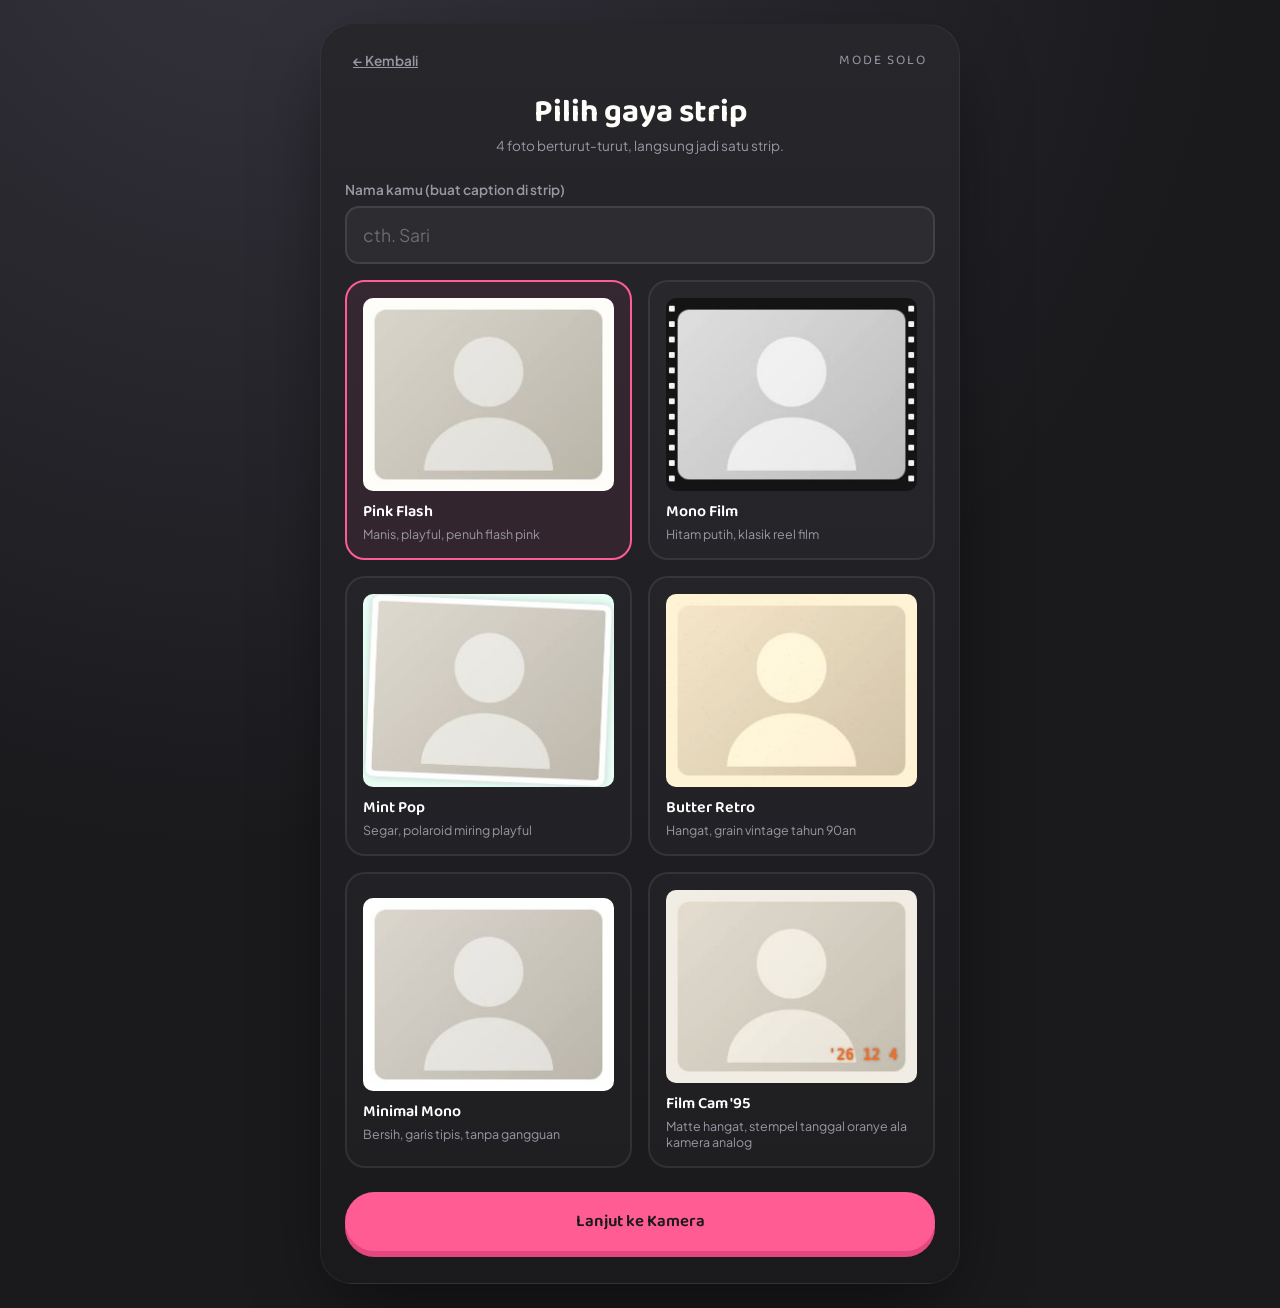
<file: solo.html>
<!DOCTYPE html>
<html lang="id">
<head>
  <meta charset="UTF-8" />
  <meta name="viewport" content="width=device-width, initial-scale=1.0" />
  <title>Mode Solo — PhotoBox</title>
  <link rel="stylesheet" href="css/tokens.css" />
  <link rel="stylesheet" href="css/base.css" />
  <link rel="stylesheet" href="css/components.css" />
  <link rel="stylesheet" href="css/solo.css" />
</head>
<body>
  <main class="kiosk kiosk--wide">
    <div class="kiosk__bezel">
      <a href="index.html" class="btn-ghost" style="padding:0;">← Kembali</a>
      <span class="kiosk__brand">Mode Solo</span>
    </div>

    <!-- SCREEN 1: pilih template -->
    <section id="screenTemplate" class="screen">
      <h2 class="screen__title">Pilih gaya strip</h2>
      <p class="screen__subtitle">4 foto berturut-turut, langsung jadi satu strip.</p>

<div class="field">
  <label for="soloNameInput">Nama kamu (buat caption di strip)</label>
  <input id="soloNameInput" type="text" placeholder="cth. Sari" maxlength="20" autocomplete="off" />
</div>

<div id="templateGrid" class="template-grid"></div>
      <button id="toCaptureBtn" class="btn btn-primary" style="margin-top:24px;">Lanjut ke Kamera</button>
    </section>

    <!-- SCREEN 2: kamera & countdown -->
    <section id="screenCapture" class="screen is-hidden">
      <h2 class="screen__title">Siap-siap!</h2>
      <div class="camera-frame">
        <video id="videoEl" playsinline muted></video>
        <div id="countdownOverlay" class="countdown is-hidden"></div>
        <div id="flashOverlay" class="flash-overlay"></div>
      </div>
      <div id="progressDots" class="progress-dots"></div>
      <p id="captureStatus" class="status-text">Kamera akan diminta izin akses.</p>
      <button id="startCaptureBtn" class="btn btn-primary">Mulai Ambil 4 Foto</button>
    </section>

    <!-- SCREEN 3: hasil -->
    <section id="screenResult" class="screen is-hidden">
      <h2 class="screen__title">Strip kamu jadi! 🎉</h2>
      <div id="resultWrap" class="result-wrap">
        <div class="spinner"></div>
      </div>
      <div class="result-actions">
        <button id="downloadBtn" class="btn btn-primary">Unduh ke Perangkat</button>
        <button id="printBtn" class="btn btn-secondary">Cetak Langsung</button>
        <button id="retryBtn" class="btn btn-ghost">Ulangi dari awal</button>
      </div>
    </section>
  </main>

  <div id="printArea" class="print-area"></div>

  <script src="js/templates.js"></script>
  <script src="js/camera.js"></script>
  <script src="js/compose.js"></script>
  <script type="module" src="js/solo.js"></script>
</body>
</html>
</file>
<file: css/tokens.css>
/* =========================================================
   PHOTOBOX — DESIGN TOKENS
   Tema: kios mesin photobooth ala Korea (Life4Cuts/Photoism)
   Bezel gelap + aksen flash pink, strip foto seperti kertas asli
   ========================================================= */

:root {
  /* --- Warna --- */
  --color-filmstrip-black: #1a1a1d;   /* body mesin / shell utama */
  --color-filmstrip-black-soft: #26262b;
  --color-flash-white: #fffdf9;       /* kertas / area foto */
  --color-booth-pink: #ff5c93;        /* aksen utama, tombol, flash */
  --color-booth-pink-deep: #e4477e;
  --color-mint-pop: #7fe7c4;          /* aksen sekunder */
  --color-butter-yellow: #ffd966;     /* aksen tersier, dipakai hemat */
  --color-warm-grey: #9a97a3;         /* teks sekunder di atas gelap */
  --color-ink: #2a2730;               /* teks utama di atas terang */

  /* --- Tipografi --- */
  --font-display: 'Baloo 2', 'Fredoka', system-ui, sans-serif;
  --font-body: 'Plus Jakarta Sans', -apple-system, BlinkMacSystemFont, sans-serif;
  --font-stamp: 'Space Mono', 'Courier New', monospace; /* kode room / stempel tanggal */

  --fs-hero: clamp(2rem, 6vw, 3.4rem);
  --fs-title: clamp(1.4rem, 3.5vw, 2rem);
  --fs-body: 1rem;
  --fs-small: 0.85rem;
  --fs-stamp: 0.78rem;

  /* --- Spacing --- */
  --space-1: 4px;
  --space-2: 8px;
  --space-3: 16px;
  --space-4: 24px;
  --space-5: 32px;
  --space-6: 48px;
  --space-7: 64px;

  /* --- Bentuk & bayangan --- */
  --radius-kiosk: 32px;
  --radius-card: 20px;
  --radius-button: 999px;
  --radius-photo: 10px;

  --shadow-kiosk: 0 30px 80px -20px rgba(0, 0, 0, 0.6);
  --shadow-strip: 0 18px 40px -12px rgba(0, 0, 0, 0.35);
  --shadow-button: 0 6px 0 var(--color-booth-pink-deep);

  --ease-kiosk: cubic-bezier(0.22, 1, 0.36, 1);
}
</file>
<file: css/base.css>
/* =========================================================
   PHOTOBOX — BASE STYLES
   ========================================================= */

@import url('https://fonts.googleapis.com/css2?family=Baloo+2:wght@500;600;700;800&family=Plus+Jakarta+Sans:wght@400;500;600;700&family=Space+Mono:wght@400;700&display=swap');

*, *::before, *::after {
  box-sizing: border-box;
}

html {
  color-scheme: dark;
}

body {
  margin: 0;
  min-height: 100vh;
  font-family: var(--font-body);
  font-size: var(--fs-body);
  color: var(--color-flash-white);
  background: radial-gradient(circle at 20% -10%, #35333d 0%, var(--color-filmstrip-black) 55%);
  display: flex;
  align-items: center;
  justify-content: center;
  padding: var(--space-4);
}

h1, h2, h3 {
  font-family: var(--font-display);
  font-weight: 700;
  margin: 0;
  line-height: 1.1;
}

p {
  margin: 0;
  line-height: 1.5;
}

button {
  font-family: inherit;
  cursor: pointer;
}

a {
  color: inherit;
}

img, video, canvas {
  display: block;
  max-width: 100%;
}

.sr-only {
  position: absolute;
  width: 1px;
  height: 1px;
  overflow: hidden;
  clip: rect(0 0 0 0);
  white-space: nowrap;
}

/* Fokus keyboard selalu terlihat */
:focus-visible {
  outline: 3px solid var(--color-mint-pop);
  outline-offset: 3px;
}

@media (prefers-reduced-motion: reduce) {
  *, *::before, *::after {
    animation-duration: 0.01ms !important;
    animation-iteration-count: 1 !important;
    transition-duration: 0.01ms !important;
    scroll-behavior: auto !important;
  }
}
</file>
<file: css/components.css>
/* =========================================================
   PHOTOBOX — KOMPONEN BERSAMA
   ========================================================= */

/* --- Kiosk shell: bingkai mesin photobooth --- */
.kiosk {
  position: relative;
  width: 100%;
  max-width: 420px;
  background: linear-gradient(180deg, var(--color-filmstrip-black-soft), var(--color-filmstrip-black));
  border-radius: var(--radius-kiosk);
  box-shadow: var(--shadow-kiosk);
  padding: var(--space-3) var(--space-4) var(--space-5);
  border: 1px solid rgba(255, 255, 255, 0.06);
}

.kiosk--wide {
  max-width: 640px;
}

.kiosk__bezel {
  display: flex;
  align-items: center;
  justify-content: space-between;
  padding: var(--space-2) var(--space-2) var(--space-4);
}

.kiosk__dots {
  display: flex;
  gap: 6px;
}

.kiosk__dots span {
  width: 8px;
  height: 8px;
  border-radius: 50%;
  background: rgba(255, 255, 255, 0.18);
}

.kiosk__dots span:first-child {
  background: var(--color-booth-pink);
}

.kiosk__brand {
  font-family: var(--font-display);
  font-size: var(--fs-small);
  letter-spacing: 0.14em;
  color: var(--color-warm-grey);
  text-transform: uppercase;
}

/* --- Tombol --- */
.btn {
  display: inline-flex;
  align-items: center;
  justify-content: center;
  gap: var(--space-2);
  width: 100%;
  padding: 16px 24px;
  border-radius: var(--radius-button);
  border: none;
  font-family: var(--font-display);
  font-weight: 600;
  font-size: 1.05rem;
  transition: transform 0.15s var(--ease-kiosk), box-shadow 0.15s var(--ease-kiosk);
}

.btn:active {
  transform: translateY(4px);
}

.btn-primary {
  background: var(--color-booth-pink);
  color: var(--color-filmstrip-black);
  box-shadow: var(--shadow-button);
}

.btn-primary:active {
  box-shadow: 0 2px 0 var(--color-booth-pink-deep);
}

.btn-secondary {
  background: transparent;
  color: var(--color-flash-white);
  border: 2px solid rgba(255, 255, 255, 0.16);
}

.btn-secondary:hover {
  border-color: var(--color-mint-pop);
}

.btn-ghost {
  background: transparent;
  color: var(--color-warm-grey);
  font-family: var(--font-body);
  font-weight: 600;
  font-size: var(--fs-small);
  width: auto;
  padding: 8px 12px;
}

.btn:disabled {
  opacity: 0.4;
  cursor: not-allowed;
  transform: none;
}

/* --- Input --- */
.field {
  display: flex;
  flex-direction: column;
  gap: var(--space-2);
  margin-bottom: var(--space-3);
}

.field label {
  font-size: var(--fs-small);
  color: var(--color-warm-grey);
  font-weight: 600;
}

.field input {
  padding: 14px 16px;
  border-radius: 14px;
  border: 2px solid rgba(255, 255, 255, 0.1);
  background: rgba(255, 255, 255, 0.04);
  color: var(--color-flash-white);
  font-family: var(--font-stamp);
  font-size: 1.1rem;
  letter-spacing: 0.05em;
}

.field input::placeholder {
  color: rgba(255, 255, 255, 0.3);
  font-family: var(--font-body);
  letter-spacing: normal;
}

.field input:focus {
  border-color: var(--color-booth-pink);
  outline: none;
}

/* --- Badge kode room (gaya stempel tanggal di strip foto) --- */
.stamp {
  font-family: var(--font-stamp);
  font-size: var(--fs-stamp);
  letter-spacing: 0.08em;
  color: var(--color-mint-pop);
  background: rgba(127, 231, 196, 0.1);
  border: 1px dashed rgba(127, 231, 196, 0.4);
  padding: 6px 14px;
  border-radius: var(--radius-button);
  display: inline-flex;
  align-items: center;
  gap: 8px;
}

/* --- Daftar peserta --- */
.participant-grid {
  display: grid;
  grid-template-columns: repeat(auto-fill, minmax(88px, 1fr));
  gap: var(--space-3);
  margin: var(--space-4) 0;
}

.participant {
  display: flex;
  flex-direction: column;
  align-items: center;
  gap: 6px;
}

.participant__thumb {
  width: 88px;
  height: 88px;
  border-radius: var(--radius-card);
  overflow: hidden;
  background: var(--color-filmstrip-black-soft);
  border: 2px solid rgba(255, 255, 255, 0.08);
  position: relative;
}

.participant__thumb img,
.participant__thumb video {
  width: 100%;
  height: 100%;
  object-fit: cover;
}

.participant__thumb.is-host {
  border-color: var(--color-butter-yellow);
}

.participant__thumb.is-ready::after {
  content: '';
  position: absolute;
  inset: 0;
  border: 3px solid var(--color-mint-pop);
  border-radius: inherit;
}

.participant__name {
  font-size: var(--fs-small);
  color: var(--color-warm-grey);
  max-width: 88px;
  overflow: hidden;
  text-overflow: ellipsis;
  white-space: nowrap;
}

.participant__thumb--empty {
  display: flex;
  align-items: center;
  justify-content: center;
  color: rgba(255, 255, 255, 0.2);
  font-size: 1.5rem;
  border-style: dashed;
}

/* --- Countdown besar --- */
.countdown {
  font-family: var(--font-display);
  font-size: clamp(4rem, 20vw, 7rem);
  font-weight: 800;
  color: var(--color-booth-pink);
  text-align: center;
  text-shadow: 0 0 40px rgba(255, 92, 147, 0.5);
}

/* --- Toast pesan status --- */
.status-text {
  text-align: center;
  color: var(--color-warm-grey);
  font-size: var(--fs-small);
  margin-top: var(--space-3);
}

.status-text.is-error {
  color: var(--color-booth-pink);
}

/* --- Spinner sederhana --- */
.spinner {
  width: 28px;
  height: 28px;
  border-radius: 50%;
  border: 3px solid rgba(255, 255, 255, 0.15);
  border-top-color: var(--color-booth-pink);
  animation: spin 0.8s linear infinite;
  margin: 0 auto;
}

@keyframes spin {
  to { transform: rotate(360deg); }
}
</file>
<file: css/solo.css>
.screen.is-hidden {
  display: none;
}

.screen__title {
  font-size: var(--fs-title);
  text-align: center;
  margin-bottom: 6px;
}

.screen__subtitle {
  text-align: center;
  color: var(--color-warm-grey);
  font-size: var(--fs-small);
  margin-bottom: var(--space-4);
}

/* --- Grid pilih template --- */
.template-grid {
  display: grid;
  grid-template-columns: repeat(2, 1fr);
  gap: var(--space-3);
}

.template-card {
  border: 2px solid rgba(255, 255, 255, 0.08);
  border-radius: var(--radius-card);
  padding: var(--space-3);
  text-align: left;
  background: rgba(255, 255, 255, 0.02);
  transition: border-color 0.15s var(--ease-kiosk), transform 0.15s var(--ease-kiosk);
}

.template-card:hover {
  transform: translateY(-2px);
}

.template-card.is-selected {
  border-color: var(--color-booth-pink);
  background: rgba(255, 92, 147, 0.08);
}

.template-card__preview {
  width: 100%;
  aspect-ratio: 260 / 200;
  border-radius: 10px;
  overflow: hidden;
  margin-bottom: var(--space-2);
  background: rgba(255, 255, 255, 0.03);
}

.template-card__preview img {
  width: 100%;
  height: 100%;
  object-fit: cover;
  display: block;
}

.template-card__preview-loading {
  width: 100%;
  height: 100%;
  background: linear-gradient(90deg, rgba(255,255,255,0.03), rgba(255,255,255,0.09), rgba(255,255,255,0.03));
  background-size: 200% 100%;
  animation: preview-shimmer 1.1s ease-in-out infinite;
}

@keyframes preview-shimmer {
  0% { background-position: 200% 0; }
  100% { background-position: -200% 0; }
}

.template-card__name {
  font-family: var(--font-display);
  font-weight: 600;
  font-size: 1rem;
  display: block;
}

.template-card__tagline {
  color: var(--color-warm-grey);
  font-size: 0.78rem;
  display: block;
  margin-top: 2px;
}

/* --- Kamera --- */
.camera-frame {
  position: relative;
  width: 100%;
  aspect-ratio: 4 / 3;
  border-radius: var(--radius-card);
  overflow: hidden;
  background: #000;
  margin-bottom: var(--space-3);
}

.camera-frame video {
  width: 100%;
  height: 100%;
  object-fit: cover;
  transform: scaleX(-1); /* efek cermin biar natural */
}

.camera-frame .countdown {
  position: absolute;
  inset: 0;
  display: flex;
  align-items: center;
  justify-content: center;
  background: rgba(0, 0, 0, 0.25);
}

.camera-frame .countdown.is-hidden {
  display: none;
}

.flash-overlay {
  position: absolute;
  inset: 0;
  background: #fff;
  opacity: 0;
  pointer-events: none;
}

.flash-overlay.is-flashing {
  animation: flash 0.35s ease-out;
}

@keyframes flash {
  0% { opacity: 0.9; }
  100% { opacity: 0; }
}

.progress-dots {
  display: flex;
  justify-content: center;
  gap: 10px;
  margin-bottom: var(--space-3);
}

.progress-dots span {
  width: 10px;
  height: 10px;
  border-radius: 50%;
  background: rgba(255, 255, 255, 0.15);
}

.progress-dots span.is-done {
  background: var(--color-mint-pop);
}

.progress-dots span.is-active {
  background: var(--color-booth-pink);
}

/* --- Hasil --- */
.result-wrap {
  display: flex;
  justify-content: center;
  padding: var(--space-3) 0;
  min-height: 200px;
  align-items: center;
}

.result-wrap canvas,
.result-wrap img {
  max-width: 260px;
  width: 100%;
  border-radius: 12px;
  box-shadow: var(--shadow-strip);
}

.result-actions {
  display: flex;
  flex-direction: column;
  gap: var(--space-2);
  margin-top: var(--space-3);
}

/* --- Area cetak (hanya muncul saat print) --- */
.print-area {
  display: none;
}

@media print {
  body * {
    visibility: hidden;
  }
  .print-area,
  .print-area * {
    visibility: visible;
  }
  .print-area {
    display: block;
    position: absolute;
    top: 0;
    left: 0;
    width: 100%;
    text-align: center;
    padding-top: 20px;
  }
  .print-area img {
    max-width: 340px;
  }
}
</file>
